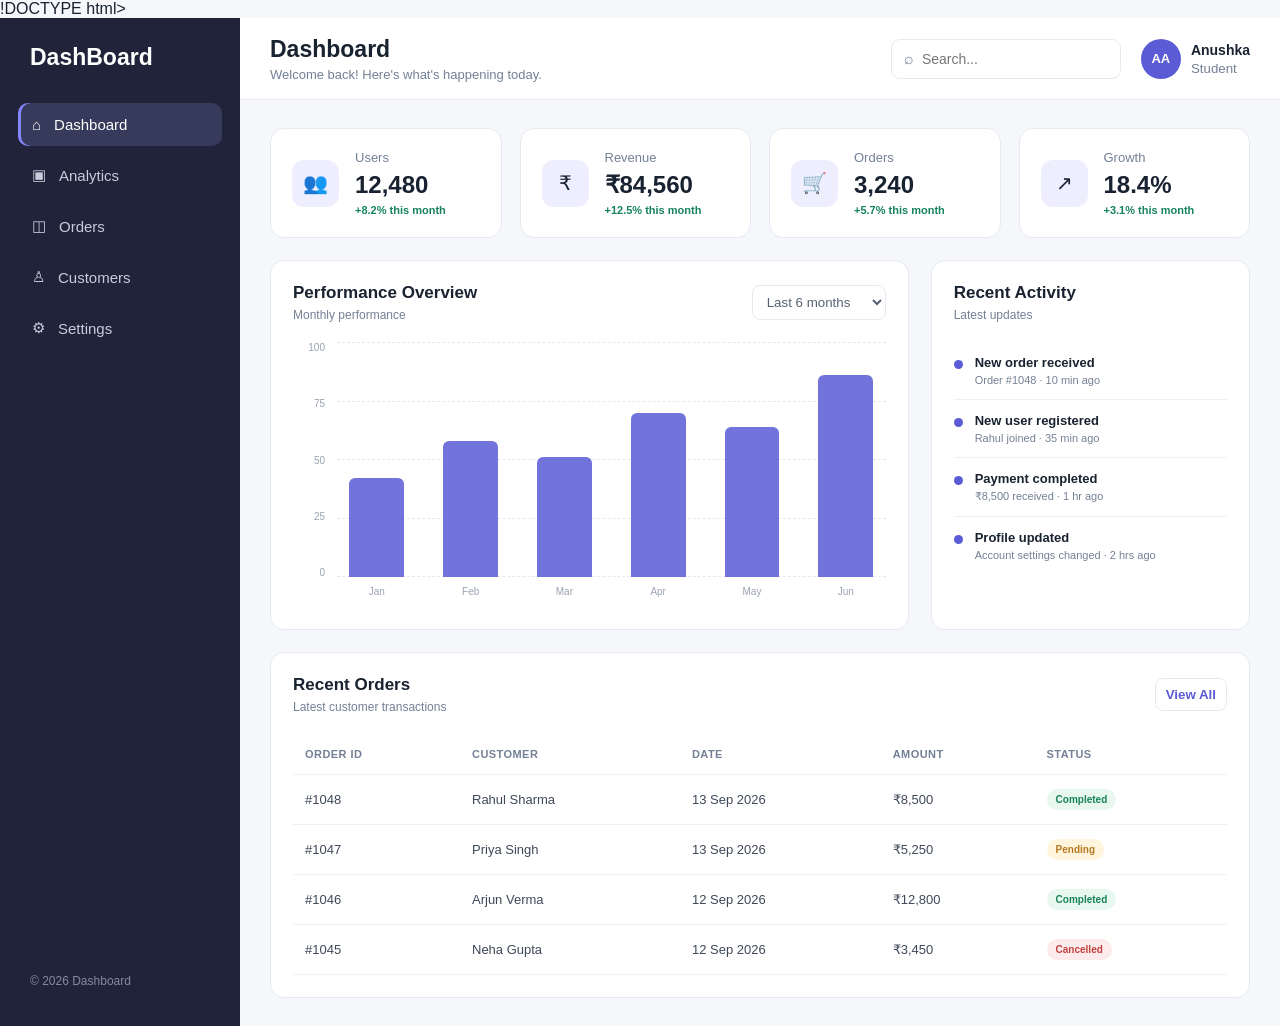
<file: index.html>
!DOCTYPE html>
<html lang="en">
<head>
  <meta charset="UTF-8">
  <meta name="viewport" content="width=device-width, initial-scale=1.0">
  <title>Responsive Dashboard</title>
  <link rel="stylesheet" href="style.css">
</head>
<body>
  <div class="dashboard">

    <aside class="sidebar">
      <div class="brand">DashBoard</div>
      <nav class="side-nav">
        <a class="active" href="#">⌂ <span>Dashboard</span></a>
        <a href="#">▣ <span>Analytics</span></a>
        <a href="#">◫ <span>Orders</span></a>
        <a href="#">♙ <span>Customers</span></a>
        <a href="#">⚙ <span>Settings</span></a>
      </nav>
      <div class="sidebar-footer">© 2026 Dashboard</div>
    </aside>

    <header class="header">
      <div class="header-left">
        <button class="menu-btn" aria-label="Menu">☰</button>
        <div>
          <h1>Dashboard</h1>
          <p>Welcome back! Here's what's happening today.</p>
        </div>
      </div>

      <div class="header-actions">
        <label class="search">
          <span>⌕</span>
          <input type="search" placeholder="Search...">
        </label>
        <div class="profile">
          <div class="avatar">AA</div>
          <div class="profile-text">
            <strong>Anushka</strong>
            <small>Student</small>
          </div>
        </div>
      </div>
    </header>

    <main class="main-content">
      <section class="cards" aria-label="Statistics">
        <article class="card">
          <div class="card-icon">👥</div>
          <div>
            <p>Users</p>
            <h2>12,480</h2>
            <span class="positive">+8.2% this month</span>
          </div>
        </article>

        <article class="card">
          <div class="card-icon">₹</div>
          <div>
            <p>Revenue</p>
            <h2>₹84,560</h2>
            <span class="positive">+12.5% this month</span>
          </div>
        </article>

        <article class="card">
          <div class="card-icon">🛒</div>
          <div>
            <p>Orders</p>
            <h2>3,240</h2>
            <span class="positive">+5.7% this month</span>
          </div>
        </article>

        <article class="card">
          <div class="card-icon">↗</div>
          <div>
            <p>Growth</p>
            <h2>18.4%</h2>
            <span class="positive">+3.1% this month</span>
          </div>
        </article>
      </section>

      <section class="content-grid">
        <article class="panel chart-panel">
          <div class="panel-heading">
            <div>
              <h2>Performance Overview</h2>
              <p>Monthly performance</p>
            </div>
            <select aria-label="Time period">
              <option>Last 6 months</option>
              <option>Last 12 months</option>
            </select>
          </div>
          <div class="chart">
            <div class="y-axis"><span>100</span><span>75</span><span>50</span><span>25</span><span>0</span></div>
            <div class="chart-area">
              <div class="grid-lines"><i></i><i></i><i></i><i></i><i></i></div>
              <div class="bars">
                <div style="--h:42%"><b>Jan</b></div>
                <div style="--h:58%"><b>Feb</b></div>
                <div style="--h:51%"><b>Mar</b></div>
                <div style="--h:70%"><b>Apr</b></div>
                <div style="--h:64%"><b>May</b></div>
                <div style="--h:86%"><b>Jun</b></div>
              </div>
            </div>
          </div>
        </article>

        <article class="panel activity-panel">
          <div class="panel-heading">
            <div>
              <h2>Recent Activity</h2>
              <p>Latest updates</p>
            </div>
          </div>
          <ul class="activity-list">
            <li><span class="activity-dot"></span><div><strong>New order received</strong><small>Order #1048 · 10 min ago</small></div></li>
            <li><span class="activity-dot"></span><div><strong>New user registered</strong><small>Rahul joined · 35 min ago</small></div></li>
            <li><span class="activity-dot"></span><div><strong>Payment completed</strong><small>₹8,500 received · 1 hr ago</small></div></li>
            <li><span class="activity-dot"></span><div><strong>Profile updated</strong><small>Account settings changed · 2 hrs ago</small></div></li>
          </ul>
        </article>
      </section>

      <section class="panel table-panel">
        <div class="panel-heading">
          <div>
            <h2>Recent Orders</h2>
            <p>Latest customer transactions</p>
          </div>
          <button class="view-btn">View All</button>
        </div>
        <div class="table-wrap">
          <table>
            <thead>
              <tr><th>Order ID</th><th>Customer</th><th>Date</th><th>Amount</th><th>Status</th></tr>
            </thead>
            <tbody>
              <tr><td>#1048</td><td>Rahul Sharma</td><td>13 Sep 2026</td><td>₹8,500</td><td><span class="status completed">Completed</span></td></tr>
              <tr><td>#1047</td><td>Priya Singh</td><td>13 Sep 2026</td><td>₹5,250</td><td><span class="status pending">Pending</span></td></tr>
              <tr><td>#1046</td><td>Arjun Verma</td><td>12 Sep 2026</td><td>₹12,800</td><td><span class="status completed">Completed</span></td></tr>
              <tr><td>#1045</td><td>Neha Gupta</td><td>12 Sep 2026</td><td>₹3,450</td><td><span class="status cancelled">Cancelled</span></td></tr>
            </tbody>
          </table>
        </div>
      </section>
    </main>
  </div>
</body>
</html>
</file>
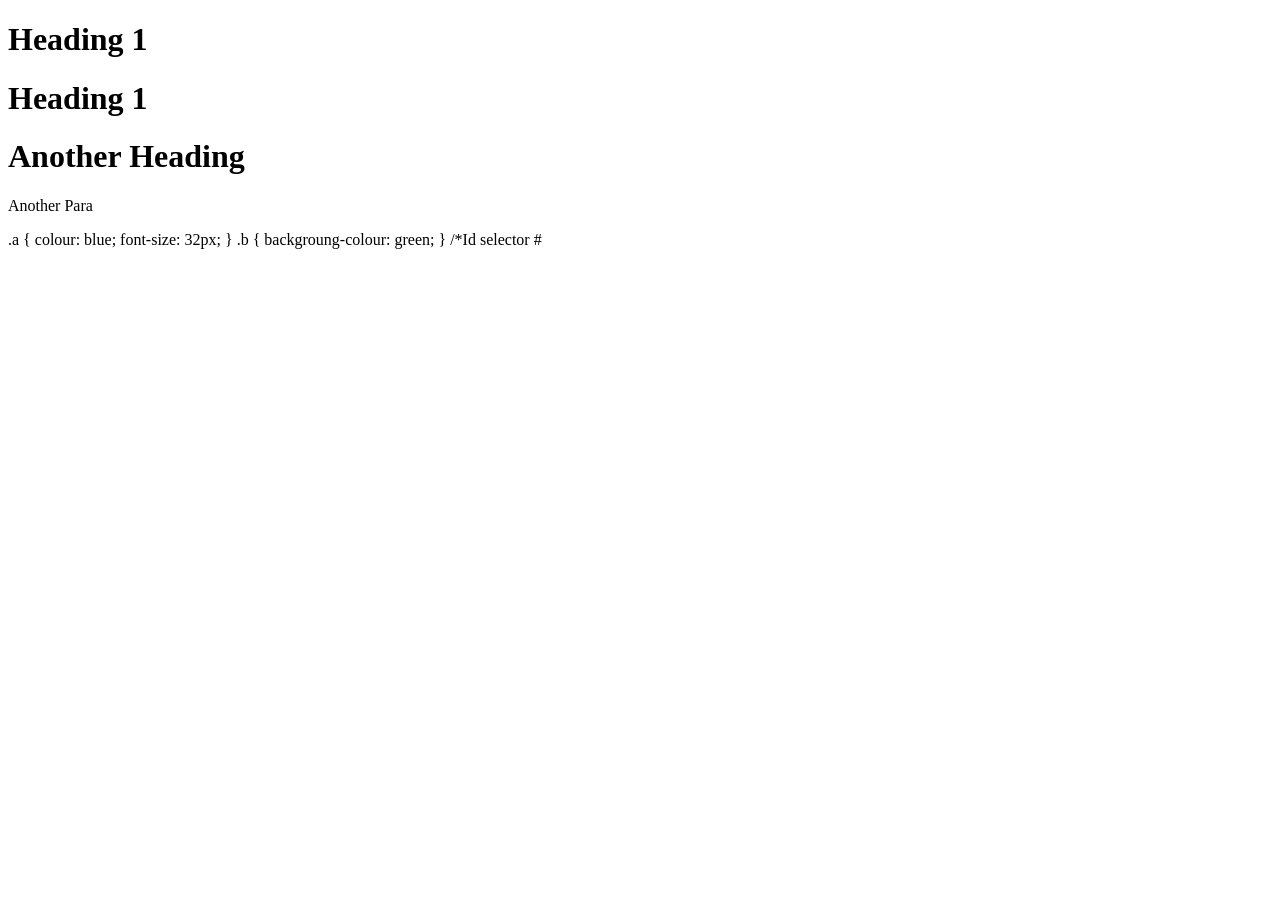
<file: a.html>
<!DOCTYPE html>
<html lang="en">

<head>
    <meta charset="UTF-8">
    <meta name="viewport" content="width=device-width, initial-scale=1.0">
    <title>Document</title>



    <!-- internal css-->

    <style>
        h1 {
            colour: yellow;
            background-colour: green;
        }
    </style>

    <!-- External css -->

</head>

<body>
    <!--inline css-->
    <h1 style="colour: red">Heading 1</h1>
    <h1>Heading 1</h1>
    <h1 class="a">Another Heading</h1>
    <p class="a">Another Para</p>
</body>

</html>
.a {
colour: blue;
font-size: 32px;
}
.b {
backgroung-colour: green;
}
/*Id selector #
</file>
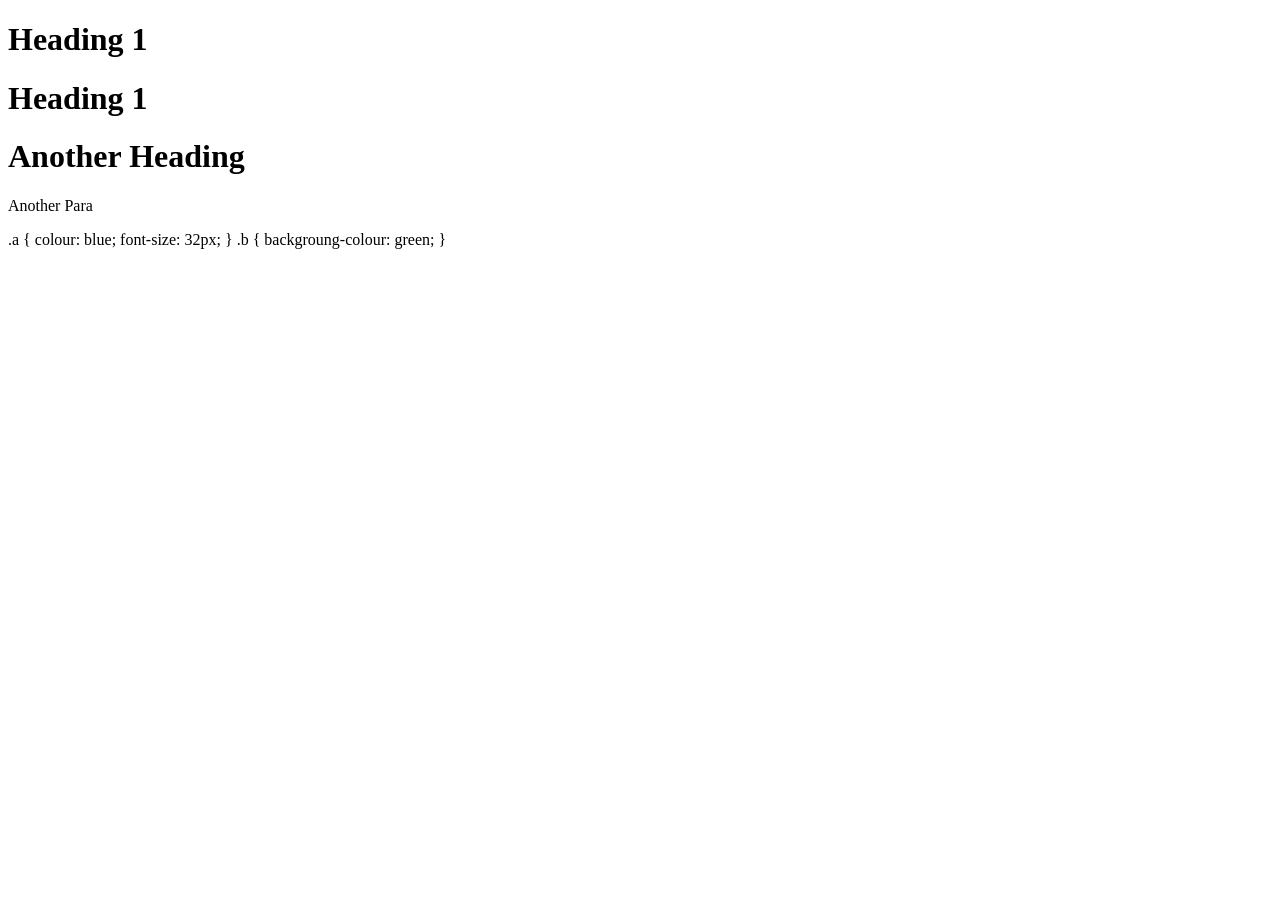
<file: a2.html>
<!DOCTYPE html>
<html lang="en">

<head>
    <meta charset="UTF-8">
    <meta name="viewport" content="width=device-width, initial-scale=1.0">
    <title>Document</title>
</head>

<body><!--inline css-->
    <h1 style="colour: red">Heading 1</h1>
    <h1>Heading 1</h1>
    <h1 class="a">Another Heading</h1>
    <p class="a">Another Para</p>
</body>

</html>
.a {
colour: blue;
font-size: 32px;
}
.b {
backgroung-colour: green;
}
</body>

</html>
</file>
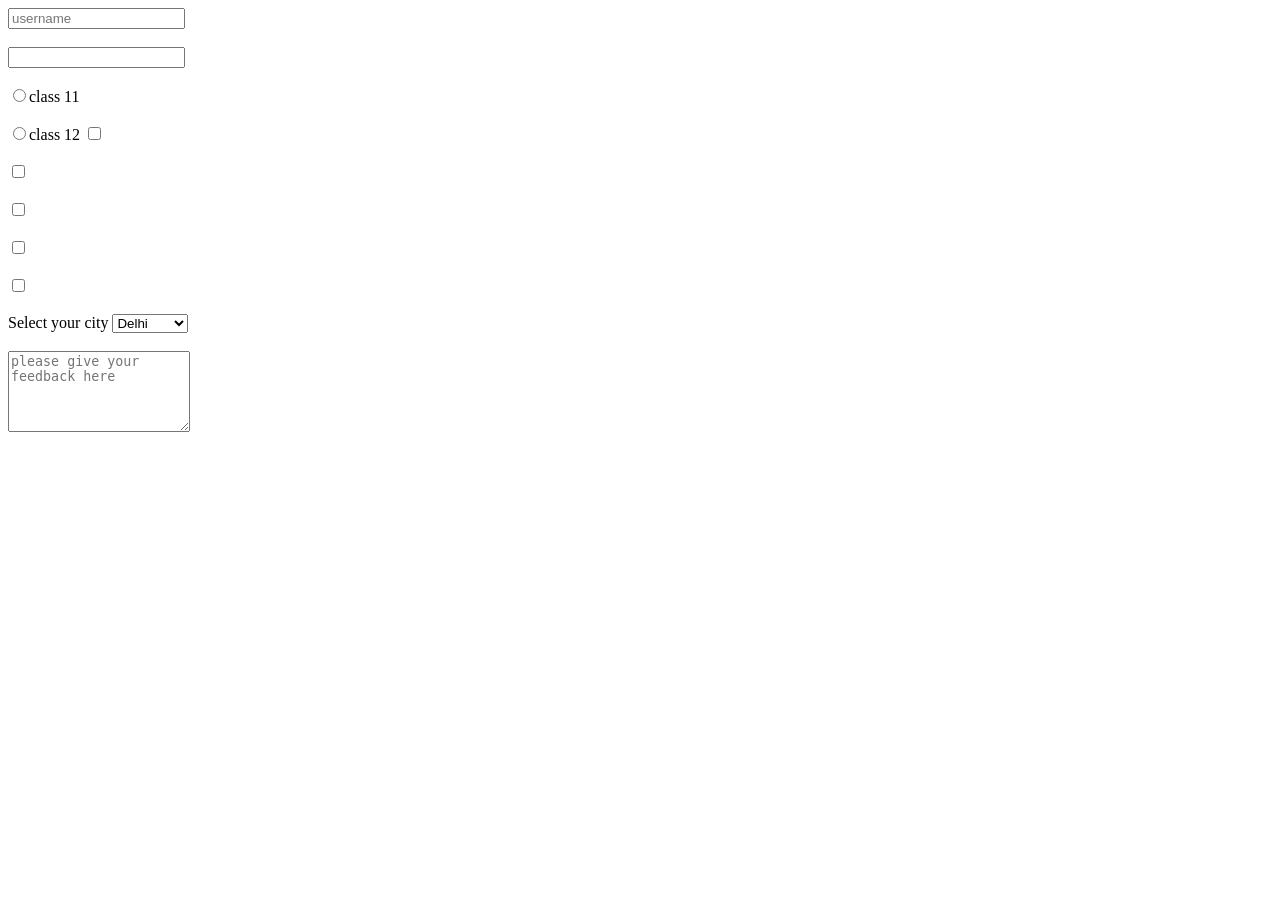
<file: abc.html>
<!DOCTYPE html>
<html lang="en">
<head>
    <meta charset="UTF-8">
    <meta name="viewport" content="width=device-width, initial-scale=1.0">
    <title>Document</title>
</head>
<body>
    <header>
        <form action="/action.php">
            <input type="text" placeholder="username">
            <br>
            <br>
            <input type="password" place holder="password">
            <br><br>
            <label for="101">

            <input type="radio" value="class 11" name="class" id="101">class 11
            </label>
            <br><br>
            <label for="102">
            <input type="radio" value="class 12" name="class" id="102">class 12
            </label>
            <label for="math">
                <input type="checkbox" value="math" name="subject" id="101">
            </label>
            <br><br>
            <label for="physics">
                <input type="checkbox" value="physics" name="subject" id="102">
            </label>
             <br><br>

            <label for="chemistry">
                <input type="checkbox" value="chemistry" name="subject" id="103">
            </label>
             <br><br>
            <label for="computer science">
                <input type="checkbox" value="computer science" name="subject" id=104">
            </label>
             <br><br>
            <label for="english">
                <input type="checkbox" value="english" name="subject" id="105">
            </label>
             <br><br>
             Select your city
             <select name="city">
                <option value="Delhi">Delhi</option>
                <option value="Banglore">Banglore</option>
                <option value="Pune">Pune</option>
                <option value="Mumbai">Mumbai</option>
             </select>
             <br><br>
             <textarea name="feedback" id="101" placeholder="please give your feedback here"
 rows=5></textarea> 
       </form>
    </header>
</body>
</html>
</file>
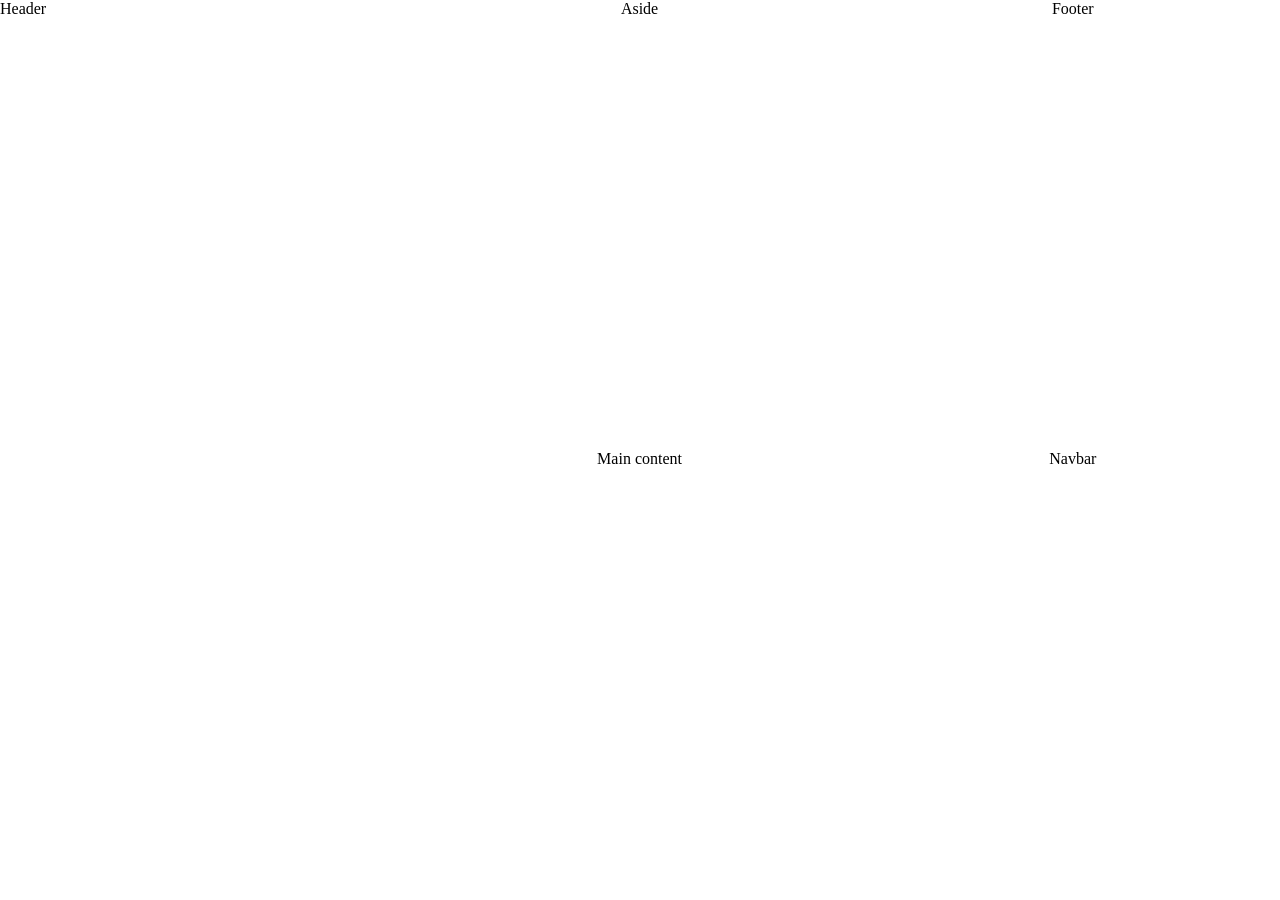
<file: grid.html>
<!doctype html>
<html lang="en">
  <head>
    <meta charset="UTF-8" />
    <meta name="viewport" content="width=device-width, initial-scale=1.0" />
    <title>Document</title>
    <link rel="stylesheet" href="grid.css" />
  </head>
  <body>
    <!-- <div class="gridContainer">
      <div class="gridItem">Item1</div>
      <div class="gridItem">Item2</div>
      <div class="gridItem">Item3</div>
      <div class="gridItem">Item4</div>
      <div class="gridItem">Item5</div>
      <div class="gridItem">Item6</div>
      <div class="gridItem">Item7</div>
      <div class="gridItem">Item8</div>
    </div> -->
    <div class="layout";
    <header>Header</header>
    <nav>Navbar</nav>
    <main>Main content</main>
    <aside>Aside</aside>
    <footer>Footer</footer>
</div>
  </body>
</html>
</file>
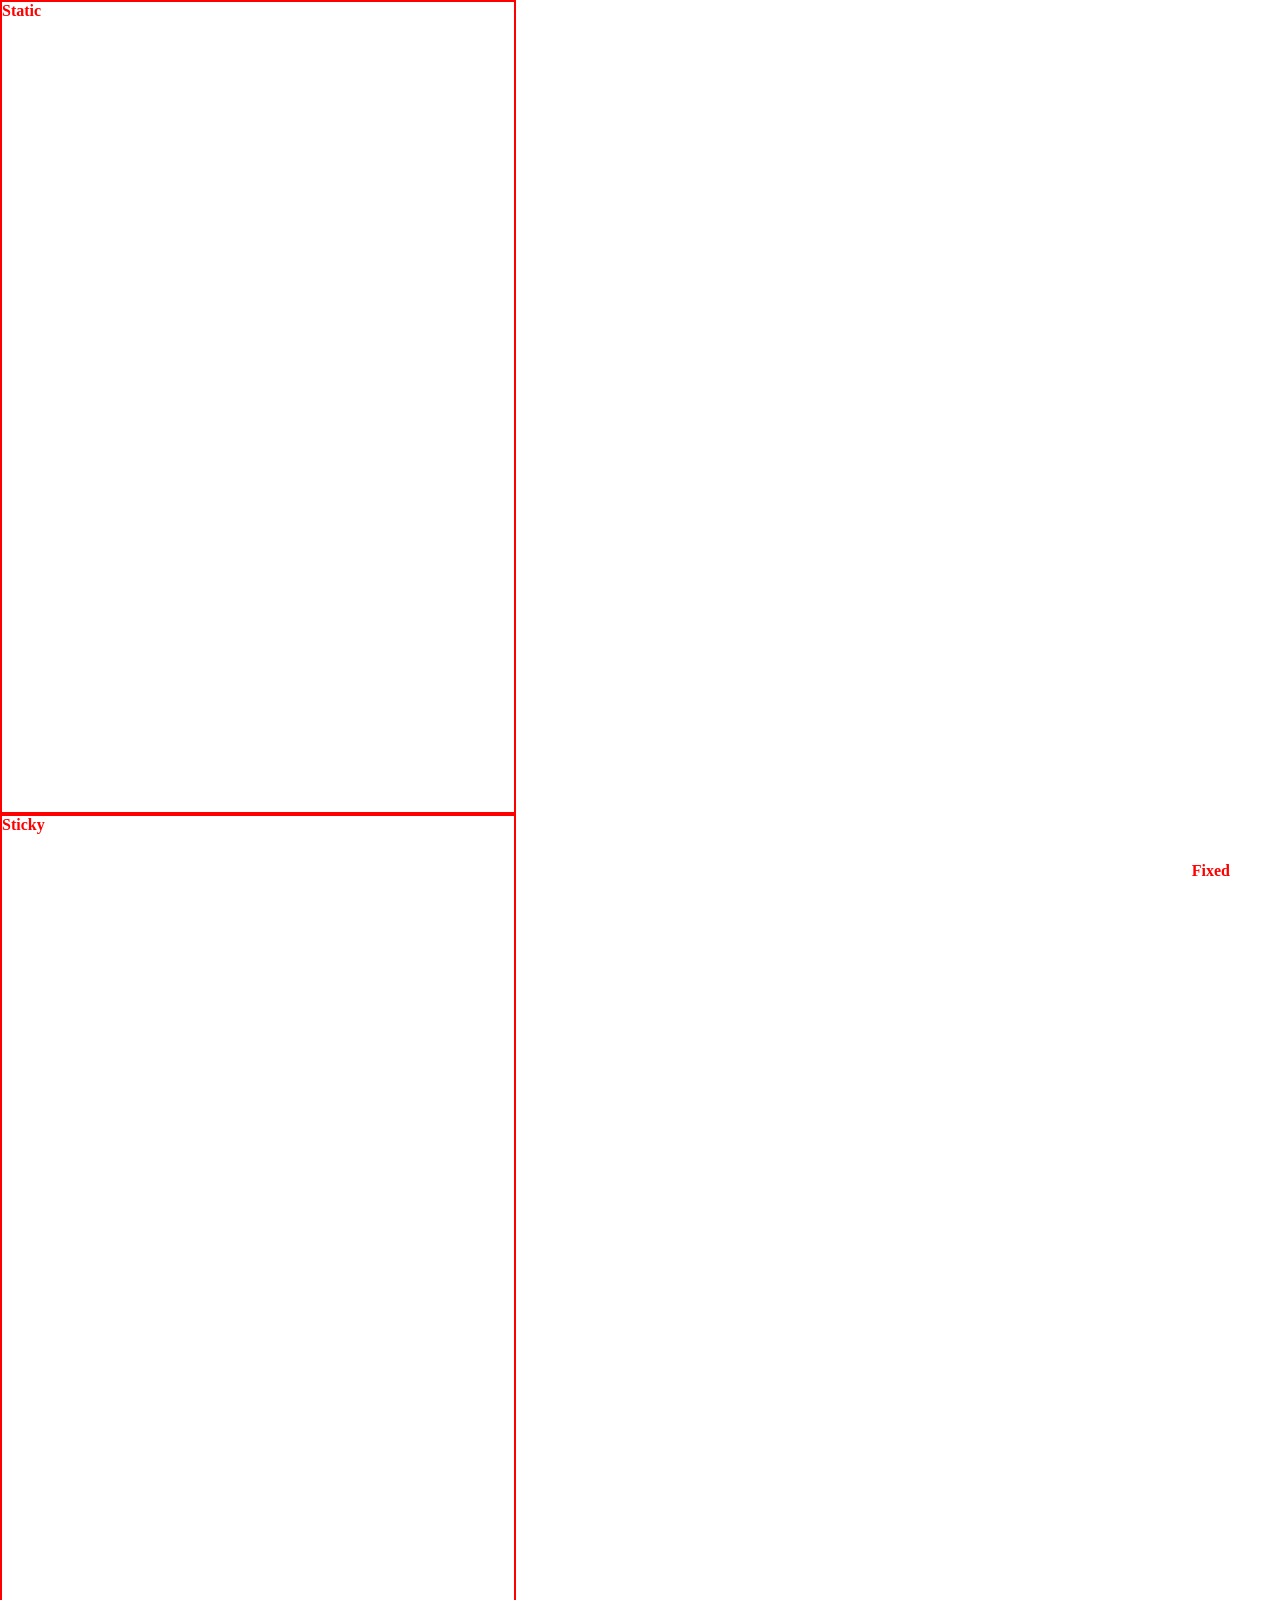
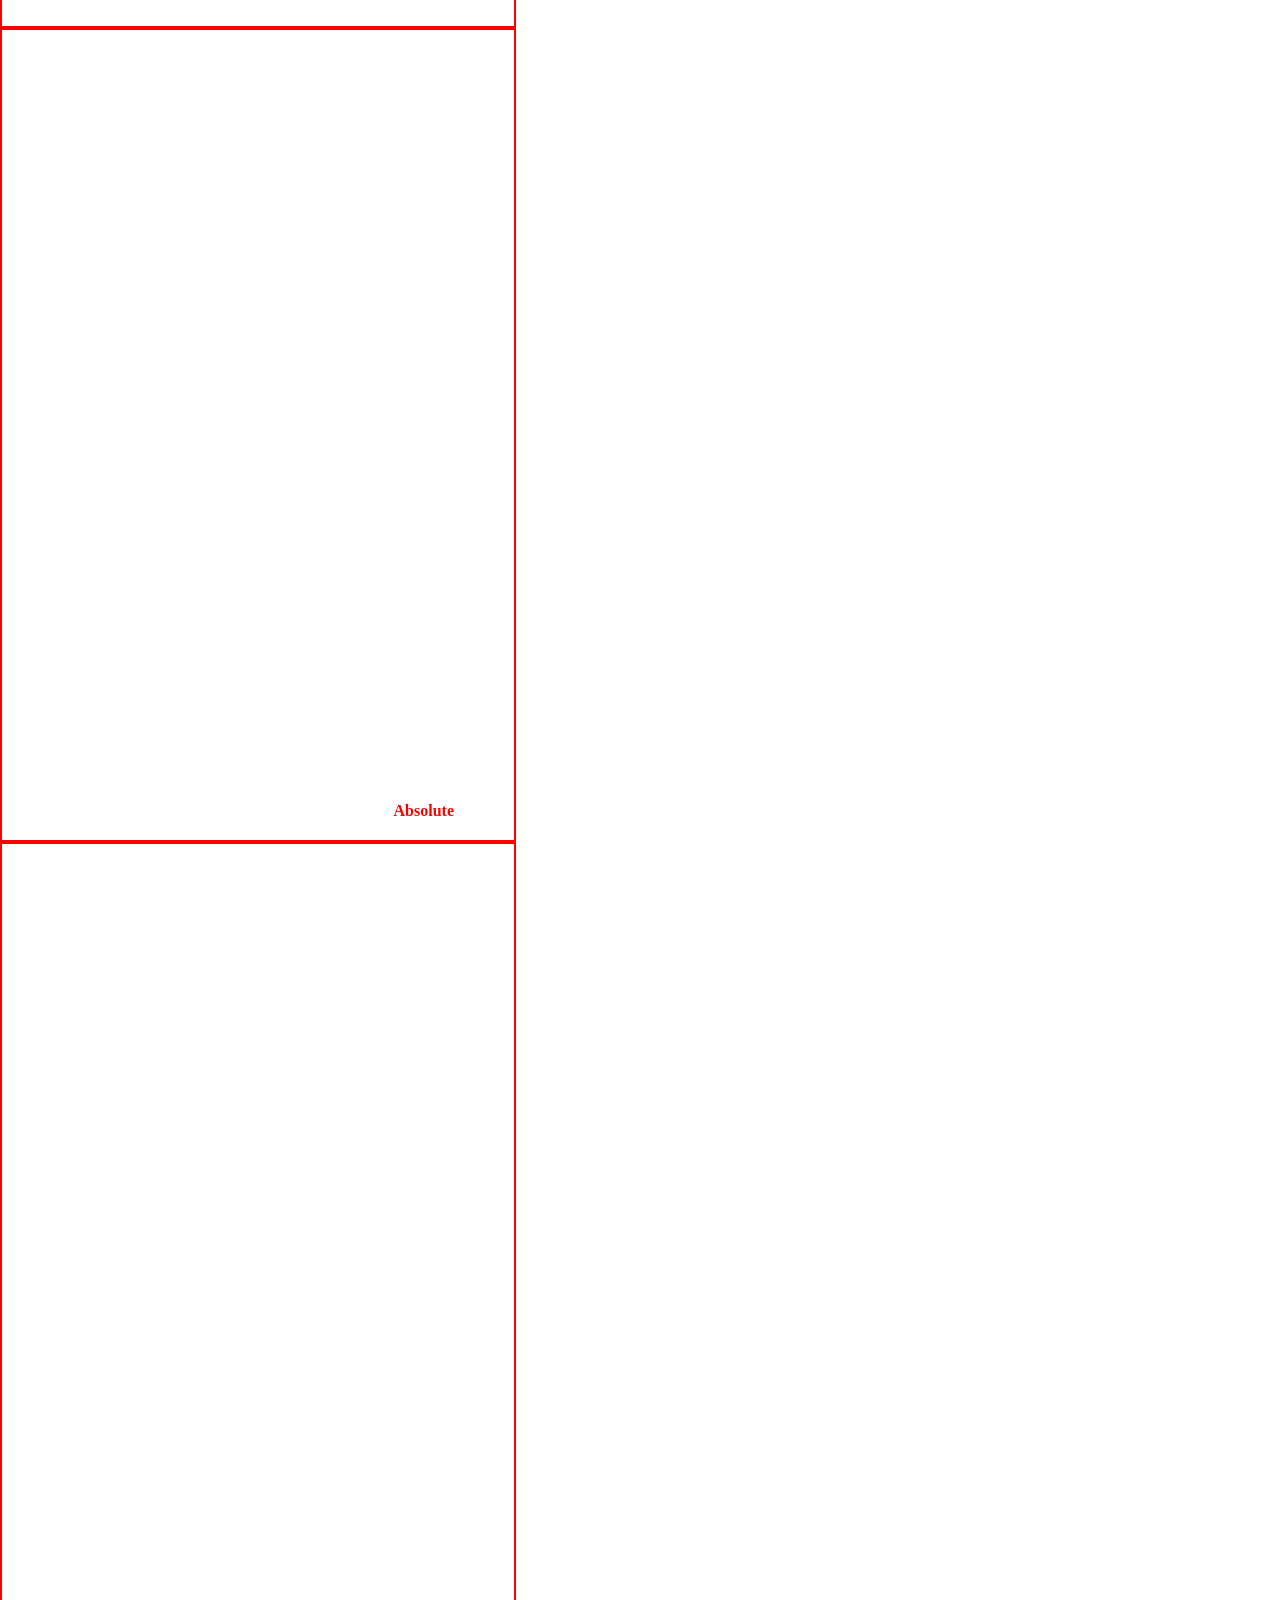
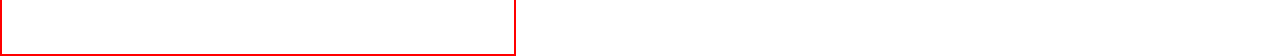
<file: positions.html>
<!DOCTYPE html>
<html lang="en">
<head>
    <meta charset="UTF-8">
    <meta name="viewport" content="width=device-width, initial-scale=1.0">
    <title>Document</title>
    <link rel="stylesheet" href="./positions.css"/>
</head>
<body>
    <div class="container">
        <P class="static">Static</P>
    </div>      
    <div class="container">
        <p class="sticky">Sticky</p>
    </div>
    <div class="container relative">
        <p class="absolute">Absolute</p>
    </div>
    <div class="container">
        <p class="fixed">Fixed</p>
    </div>
    
    
    
</body>
</html>
</file>
<file: style.css>
* {
  margin: 0;
  padding: 0;
  box-sizing: border-box;
}

:root {
  --bg: #f5f7fb;
  --panel: #ffffff;
  --text: #182230;
  --muted: #748096;
  --border: #e6eaf0;
  --primary: #5b5bd6;
  --primary-light: #eeeeff;
  --success: #16835b;
  --warning: #b7791f;
  --danger: #c24141;
}

body {
  font-family: Arial, Helvetica, sans-serif;
  background: var(--bg);
  color: var(--text);
}

.dashboard {
  min-height: 100vh;
  display: grid;
  grid-template-columns: 240px 1fr;
  grid-template-rows: 82px 1fr;
  grid-template-areas:
    "sidebar header"
    "sidebar main";
}

.sidebar {
  grid-area: sidebar;
  background: #20233a;
  color: white;
  padding: 26px 18px;
  display: flex;
  flex-direction: column;
}

.brand {
  font-size: 23px;
  font-weight: 700;
  padding: 0 12px 32px;
}

.side-nav {
  display: flex;
  flex-direction: column;
  gap: 7px;
}

.side-nav a {
  color: #c9ccda;
  text-decoration: none;
  padding: 13px 14px;
  border-radius: 10px;
  display: flex;
  align-items: center;
  gap: 13px;
  font-size: 15px;
  transition: .2s;
}

.side-nav a:hover,
.side-nav a.active {
  color: white;
  background: #373b5b;
}

.side-nav a.active {
  box-shadow: inset 3px 0 0 #8585ff;
}

.sidebar-footer {
  margin-top: auto;
  color: #858aa1;
  font-size: 12px;
  padding: 12px;
}

.header {
  grid-area: header;
  background: var(--panel);
  border-bottom: 1px solid var(--border);
  padding: 15px 30px;
  display: flex;
  align-items: center;
  justify-content: space-between;
  gap: 20px;
}

.header-left,
.header-actions,
.profile {
  display: flex;
  align-items: center;
}

.header-left {
  gap: 14px;
}

.header h1 {
  font-size: 23px;
  margin-bottom: 4px;
}

.header p {
  color: var(--muted);
  font-size: 13px;
}

.menu-btn {
  display: none;
  border: 0;
  background: var(--primary-light);
  padding: 8px 11px;
  border-radius: 8px;
  font-size: 18px;
}

.header-actions {
  gap: 20px;
}

.search {
  height: 40px;
  width: 230px;
  border: 1px solid var(--border);
  border-radius: 9px;
  display: flex;
  align-items: center;
  gap: 8px;
  padding: 0 12px;
  color: var(--muted);
}

.search input {
  width: 100%;
  border: 0;
  outline: 0;
  font-size: 14px;
}

.profile {
  gap: 10px;
}

.avatar {
  width: 40px;
  height: 40px;
  border-radius: 50%;
  background: var(--primary);
  color: white;
  display: grid;
  place-items: center;
  font-size: 13px;
  font-weight: 700;
}

.profile-text {
  display: flex;
  flex-direction: column;
  gap: 3px;
}

.profile-text strong { font-size: 14px; }
.profile-text small { color: var(--muted); }

.main-content {
  grid-area: main;
  padding: 28px 30px;
  min-width: 0;
}

.cards {
  display: flex;
  flex-wrap: wrap;
  gap: 18px;
  margin-bottom: 22px;
}

.card {
  flex: 1 1 210px;
  min-width: 0;
  background: var(--panel);
  border: 1px solid var(--border);
  border-radius: 14px;
  padding: 21px;
  display: flex;
  align-items: center;
  gap: 16px;
}

.card-icon {
  width: 47px;
  height: 47px;
  border-radius: 12px;
  background: var(--primary-light);
  display: grid;
  place-items: center;
  font-size: 20px;
}

.card p {
  color: var(--muted);
  font-size: 13px;
  margin-bottom: 6px;
}

.card h2 {
  font-size: 24px;
  margin-bottom: 5px;
}

.positive {
  color: var(--success);
  font-size: 11px;
  font-weight: 600;
}

.content-grid {
  display: grid;
  grid-template-columns: minmax(0, 2fr) minmax(280px, 1fr);
  gap: 22px;
  margin-bottom: 22px;
}

.panel {
  background: var(--panel);
  border: 1px solid var(--border);
  border-radius: 14px;
  padding: 22px;
  min-width: 0;
}

.panel-heading {
  display: flex;
  align-items: center;
  justify-content: space-between;
  gap: 15px;
  margin-bottom: 20px;
}

.panel-heading h2 {
  font-size: 17px;
  margin-bottom: 5px;
}

.panel-heading p {
  color: var(--muted);
  font-size: 12px;
}

.panel-heading select,
.view-btn {
  border: 1px solid var(--border);
  background: white;
  border-radius: 8px;
  padding: 8px 10px;
  color: #566174;
}

.view-btn {
  color: var(--primary);
  font-weight: 600;
  cursor: pointer;
}

.chart {
  height: 265px;
  display: flex;
  gap: 12px;
}

.y-axis {
  width: 32px;
  display: flex;
  flex-direction: column;
  justify-content: space-between;
  color: #9aa3b3;
  font-size: 10px;
  padding-bottom: 29px;
  text-align: right;
}

.chart-area {
  position: relative;
  flex: 1;
  min-width: 0;
}

.grid-lines {
  position: absolute;
  inset: 0 0 30px;
  display: flex;
  flex-direction: column;
  justify-content: space-between;
}

.grid-lines i {
  display: block;
  border-top: 1px dashed #e6e9ef;
}

.bars {
  height: calc(100% - 30px);
  display: flex;
  align-items: flex-end;
  justify-content: space-around;
  gap: 14px;
  position: relative;
}

.bars div {
  width: 10%;
  height: var(--h);
  min-height: 20px;
  background: var(--primary);
  border-radius: 6px 6px 0 0;
  opacity: .85;
  position: relative;
}

.bars b {
  position: absolute;
  top: calc(100% + 9px);
  left: 50%;
  transform: translateX(-50%);
  color: #8b95a7;
  font-size: 10px;
  font-weight: 500;
}

.activity-list {
  list-style: none;
  display: flex;
  flex-direction: column;
}

.activity-list li {
  display: flex;
  gap: 12px;
  padding: 13px 0;
  border-bottom: 1px solid #edf0f4;
}

.activity-list li:last-child {
  border-bottom: 0;
}

.activity-dot {
  width: 9px;
  height: 9px;
  margin-top: 5px;
  border-radius: 50%;
  background: var(--primary);
  flex: 0 0 auto;
}

.activity-list strong {
  display: block;
  font-size: 13px;
  margin-bottom: 4px;
}

.activity-list small {
  color: var(--muted);
  font-size: 11px;
}

.table-wrap {
  overflow-x: auto;
}

table {
  width: 100%;
  min-width: 650px;
  border-collapse: collapse;
  font-size: 13px;
}

th, td {
  text-align: left;
  padding: 14px 12px;
  border-bottom: 1px solid #edf0f4;
}

th {
  color: var(--muted);
  font-size: 11px;
  text-transform: uppercase;
  letter-spacing: .04em;
  font-weight: 600;
}

td {
  color: #3e4858;
}

.status {
  display: inline-block;
  padding: 5px 9px;
  border-radius: 20px;
  font-size: 10px;
  font-weight: 700;
}

.completed { background: #e8f7f0; color: var(--success); }
.pending { background: #fff4dc; color: var(--warning); }
.cancelled { background: #fdeaea; color: var(--danger); }

@media (max-width: 1024px) {
  .dashboard {
    grid-template-columns: 190px 1fr;
  }

  .header {
    padding: 15px 20px;
  }

  .main-content {
    padding: 22px 20px;
  }

  .content-grid {
    grid-template-columns: 1fr;
  }

  .activity-panel {
    min-height: auto;
  }
}

@media (max-width: 768px) {
  .dashboard {
    grid-template-columns: 1fr;
    grid-template-rows: auto auto 1fr;
    grid-template-areas:
      "header"
      "main"
      "sidebar";
  }

  .sidebar {
    padding: 14px;
  }

  .brand,
  .sidebar-footer {
    display: none;
  }

  .side-nav {
    flex-direction: row;
    flex-wrap: wrap;
    justify-content: center;
  }

  .side-nav a {
    padding: 9px 12px;
  }

  .main-content {
    padding: 20px 15px;
  }

  .card {
    flex: 1 1 100%;
  }

  .header {
    align-items: flex-start;
  }

  .menu-btn {
    display: block;
  }
}

@media (max-width: 480px) {
  .header {
    flex-direction: column;
    align-items: stretch;
    padding: 16px;
  }

  .header-actions {
    flex-direction: column;
    align-items: stretch;
  }

  .search {
    width: 100%;
  }

  .profile {
    align-self: flex-start;
  }

  .header-left {
    align-items: flex-start;
  }

  .header h1 {
    font-size: 20px;
  }

  .main-content {
    padding: 16px 12px;
  }

  .panel {
    padding: 16px;
  }

  .panel-heading {
    align-items: flex-start;
  }

  .panel-heading select,
  .view-btn {
    font-size: 11px;
  }

  .chart {
    height: 220px;
  }

  .side-nav a span {
    display: none;
  }

  .side-nav a {
    font-size: 17px;
  }
}
</file>
<file: grid.css>
*{
padding: 0;
margin: 0;
}

.grid.container {
height: 100vh;
border: 1px solid black;
display: grid;
/* grid-template-column: 100px 150px 100px 250px; */
/* grid-template-rows: 70px 150px 300px ; */
 
grid-template-columns: repeat(3 , 1fr);
 grid-template-rows: 70px 150px 300px ;
 gap: 10px;

}
gridItem{
    padding: 30px;
    background-colour: yellow;
    colour: red;
    border: 1px solid red;
}

.gridItem:nth-child(1) {
    /* grid-column-start: 1;
     grid-column-end: -1;
     grid-row-start: 2;
     grid-row-end: -2; */
     grid-column: 1/-1;
     grid-row: 2/-2;


}

.layout {
    height: 100vh;
    display: grid;
    grid-template-column: 1fr , 3fr , 1fr;
    grid-template-rows: 50px, 1fr, 50px;
    grid-template-areas:
    "head head head"
    "aside main navbar"




}

header{
    grid-area: head;
    background-colour: aquamarine;
    font: weight 70px;
    text-align: center;

}

nav{
    grid-area: navbar;
    background-colour: rgb(136, 30, 97);
    font: weight 70px;
    text-align: center;
   <div>  anushka arora anushka arora>
    

}

main{
    grid-area: main;
    background-colour: rgb(113, 23, 104);
    font: weight 70px;
    text-align: center;
}

aside{
    background-colour: rgb(178, 58, 178);
    font: weight 70px;
    text-align: center;
}

footer{
    background-colour: rgb(213, 77, 127);
    font: weight 70px;
    text-align: center;
}
@media (max-width: 576px) {
    .layout {
        grid-complate-column: 1fr , 3fr;
        grid-complate-areas:
        "head head"
        "aside main"

    }
}
</file>
<file: positions.css>
*{
    margin:0;
    padding:0;
}
.container{
    height:90vh;
    width:40%;
    border:2px solid red;
}
p{
    color :red;
    background-colour:yellow;
    font-weight:700;
}
.relative{
    position:relative;

}
.absolute{
    position:absolute;
    right: 60px;
    bottom: 20px;

}
.fixed{
    position:fixed;
    bottom:20px;
    right:50px;
}
</file>
